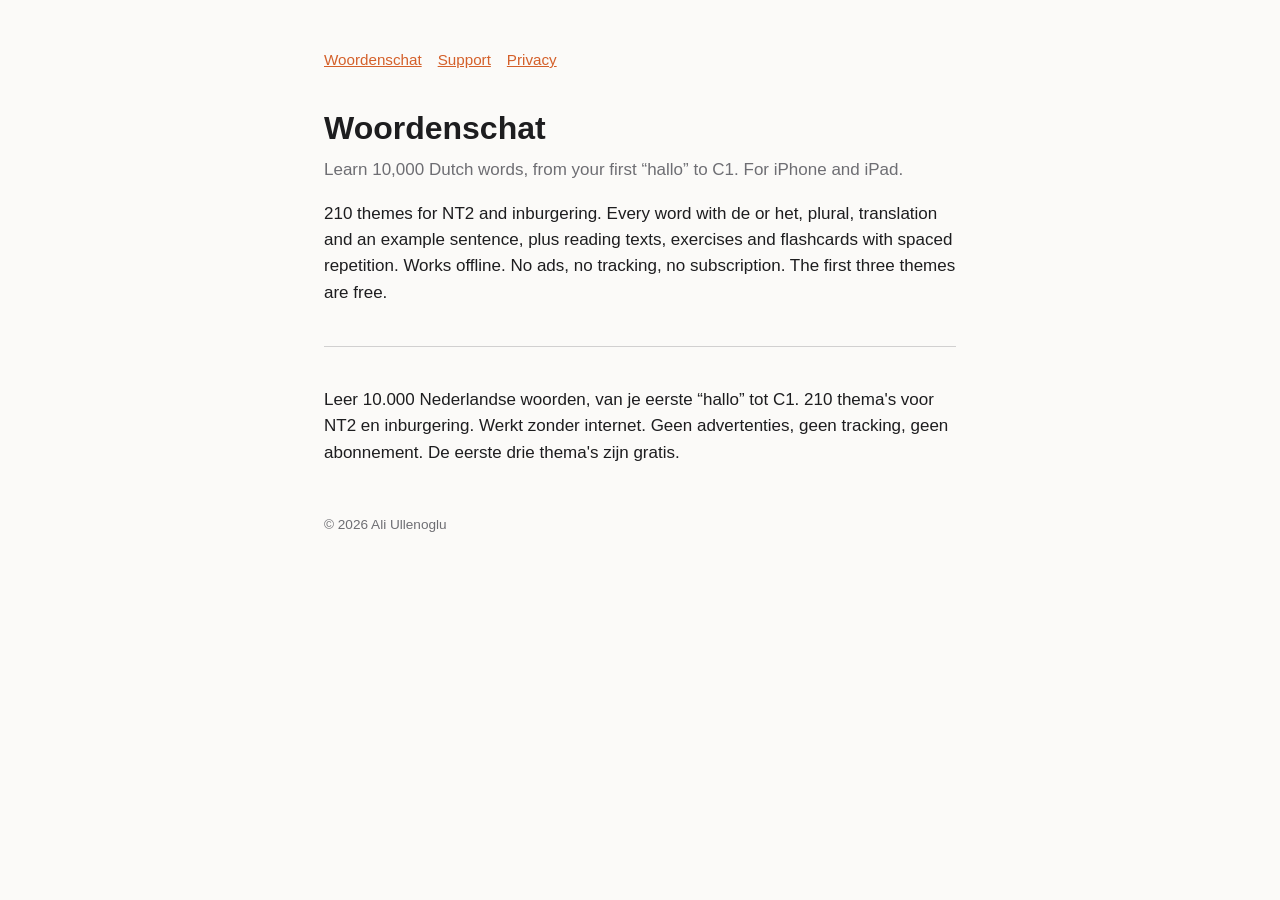
<file: index.html>
<!DOCTYPE html>
<html lang="en">
<head><meta charset="utf-8"><meta name="viewport" content="width=device-width, initial-scale=1">
<title>Woordenschat: Dutch Vocabulary</title><link rel="stylesheet" href="style.css"></head>
<body><main>
<nav><a href="./">Woordenschat</a><a href="support/">Support</a><a href="privacy/">Privacy</a></nav>
<h1>Woordenschat</h1>
<p class="lead">Learn 10,000 Dutch words, from your first “hallo” to C1. For iPhone and iPad.</p>
<p>210 themes for NT2 and inburgering. Every word with de or het, plural, translation and an example sentence, plus reading texts, exercises and flashcards with spaced repetition. Works offline. No ads, no tracking, no subscription. The first three themes are free.</p>
<hr>
<p lang="nl">Leer 10.000 Nederlandse woorden, van je eerste “hallo” tot C1. 210 thema's voor NT2 en inburgering. Werkt zonder internet. Geen advertenties, geen tracking, geen abonnement. De eerste drie thema's zijn gratis.</p>
<footer>© 2026 Ali Ullenoglu</footer>
</main></body></html>
</file>
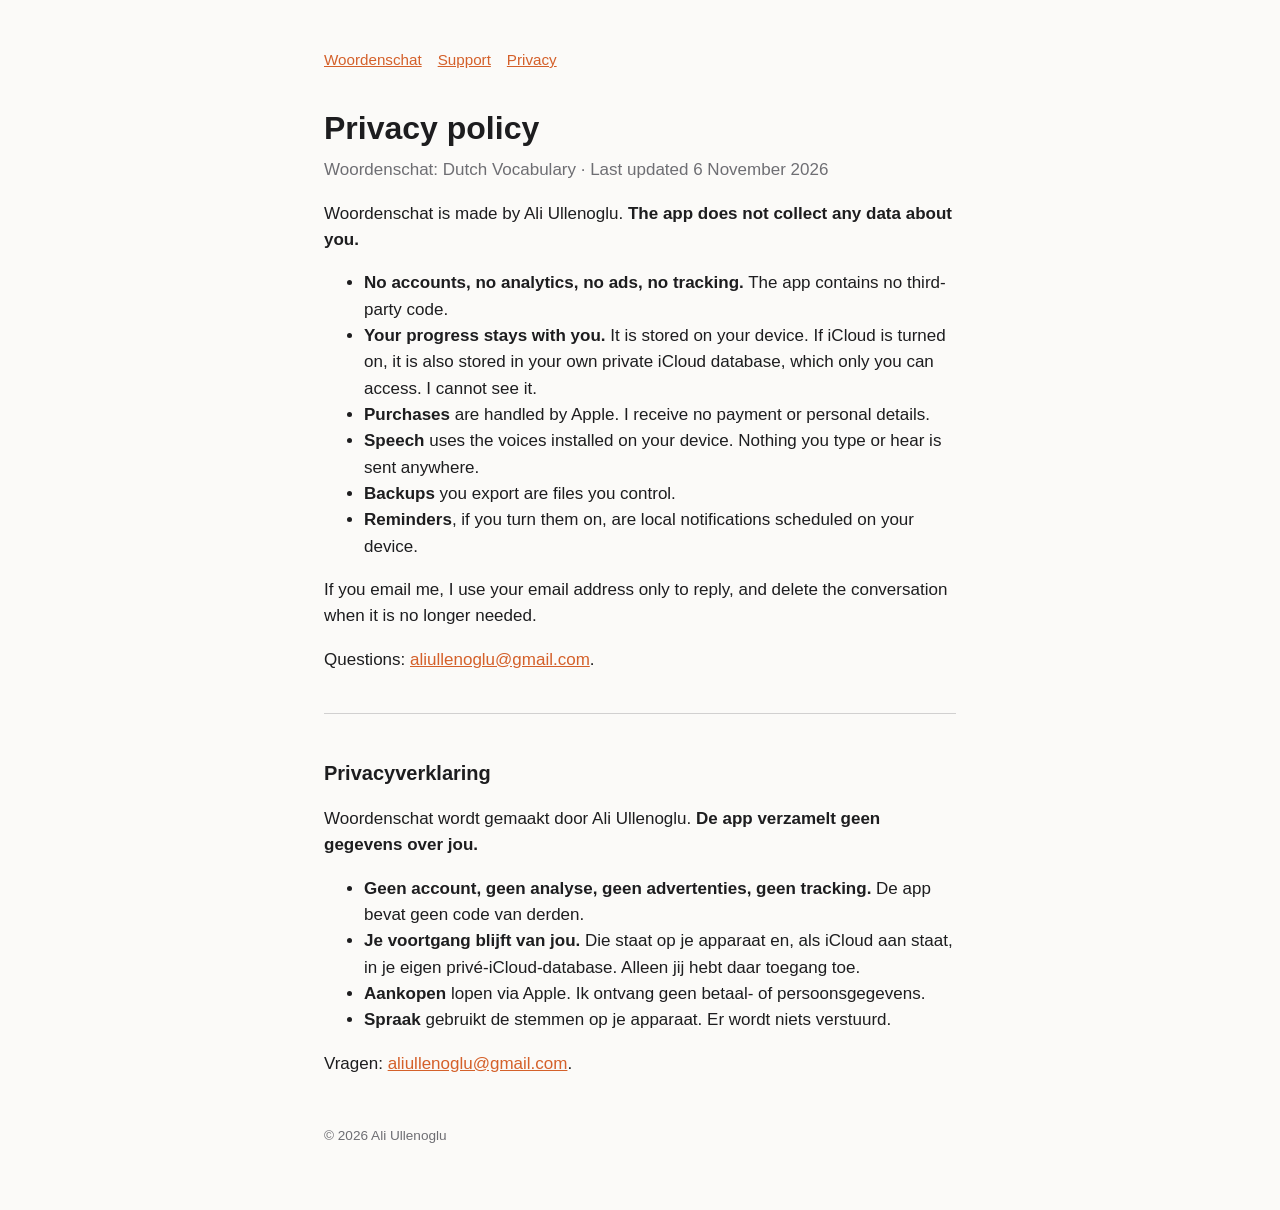
<file: privacy/index.html>
<!DOCTYPE html>
<html lang="en">
<head><meta charset="utf-8"><meta name="viewport" content="width=device-width, initial-scale=1">
<title>Privacy policy – Woordenschat</title><link rel="stylesheet" href="../style.css"></head>
<body><main>
<nav><a href="../">Woordenschat</a><a href="../support/">Support</a><a href="../privacy/">Privacy</a></nav>
<h1>Privacy policy</h1>
<p class="lead">Woordenschat: Dutch Vocabulary · Last updated 6 November 2026</p>
<p>Woordenschat is made by Ali Ullenoglu. <b>The app does not collect any data about you.</b></p>
<ul>
<li><b>No accounts, no analytics, no ads, no tracking.</b> The app contains no third-party code.</li>
<li><b>Your progress stays with you.</b> It is stored on your device. If iCloud is turned on, it is also stored in your own private iCloud database, which only you can access. I cannot see it.</li>
<li><b>Purchases</b> are handled by Apple. I receive no payment or personal details.</li>
<li><b>Speech</b> uses the voices installed on your device. Nothing you type or hear is sent anywhere.</li>
<li><b>Backups</b> you export are files you control.</li>
<li><b>Reminders</b>, if you turn them on, are local notifications scheduled on your device.</li>
</ul>
<p>If you email me, I use your email address only to reply, and delete the conversation when it is no longer needed.</p>
<p>Questions: <a href="mailto:aliullenoglu@gmail.com?subject=Woordenschat%20privacy">aliullenoglu@gmail.com</a>.</p>

<hr>
<div lang="nl">
<h2>Privacyverklaring</h2>
<p>Woordenschat wordt gemaakt door Ali Ullenoglu. <b>De app verzamelt geen gegevens over jou.</b></p>
<ul>
<li><b>Geen account, geen analyse, geen advertenties, geen tracking.</b> De app bevat geen code van derden.</li>
<li><b>Je voortgang blijft van jou.</b> Die staat op je apparaat en, als iCloud aan staat, in je eigen privé-iCloud-database. Alleen jij hebt daar toegang toe.</li>
<li><b>Aankopen</b> lopen via Apple. Ik ontvang geen betaal- of persoonsgegevens.</li>
<li><b>Spraak</b> gebruikt de stemmen op je apparaat. Er wordt niets verstuurd.</li>
</ul>
<p>Vragen: <a href="mailto:aliullenoglu@gmail.com?subject=Woordenschat%20privacy">aliullenoglu@gmail.com</a>.</p>
</div>
<footer>© 2026 Ali Ullenoglu</footer>
</main></body></html>
</file>
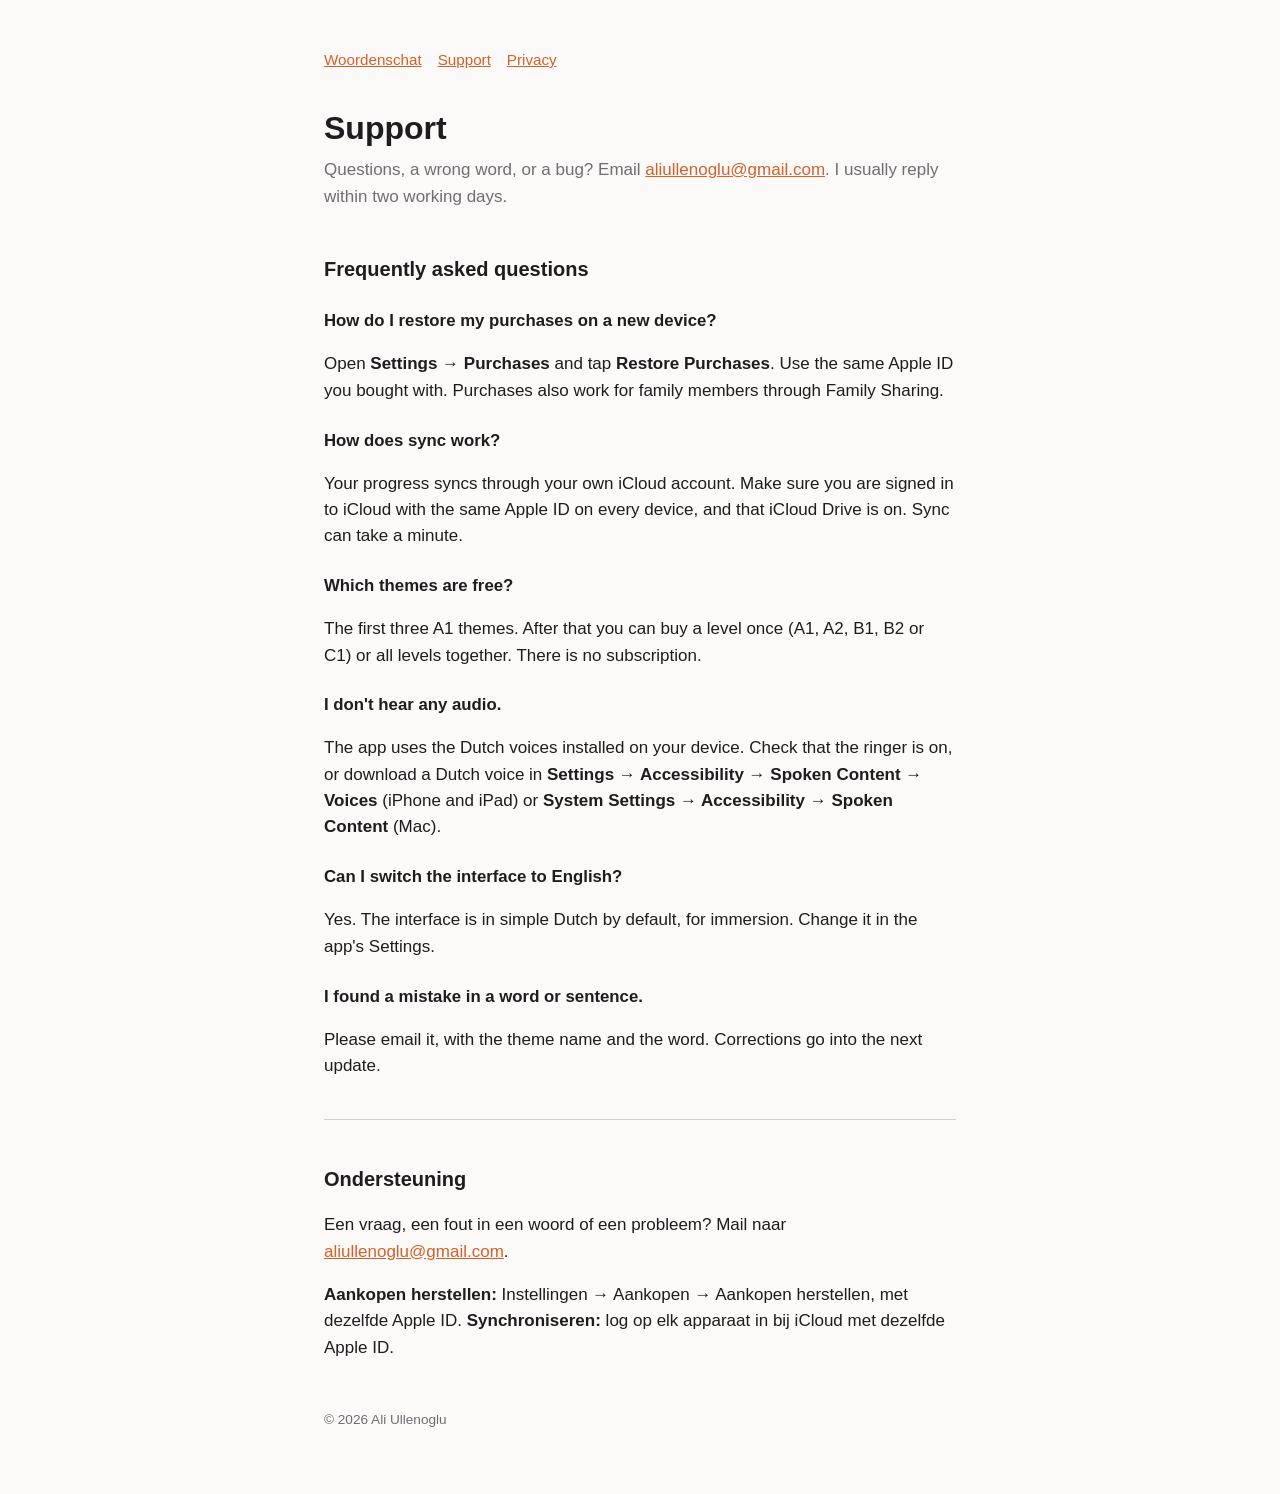
<file: support/index.html>
<!DOCTYPE html>
<html lang="en">
<head><meta charset="utf-8"><meta name="viewport" content="width=device-width, initial-scale=1">
<title>Support – Woordenschat</title><link rel="stylesheet" href="../style.css"></head>
<body><main>
<nav><a href="../">Woordenschat</a><a href="../support/">Support</a><a href="../privacy/">Privacy</a></nav>
<h1>Support</h1>
<p class="lead">Questions, a wrong word, or a bug? Email <a href="mailto:aliullenoglu@gmail.com?subject=Woordenschat">aliullenoglu@gmail.com</a>. I usually reply within two working days.</p>

<h2>Frequently asked questions</h2>
<h3>How do I restore my purchases on a new device?</h3>
<p>Open <b>Settings → Purchases</b> and tap <b>Restore Purchases</b>. Use the same Apple ID you bought with. Purchases also work for family members through Family Sharing.</p>
<h3>How does sync work?</h3>
<p>Your progress syncs through your own iCloud account. Make sure you are signed in to iCloud with the same Apple ID on every device, and that iCloud Drive is on. Sync can take a minute.</p>
<h3>Which themes are free?</h3>
<p>The first three A1 themes. After that you can buy a level once (A1, A2, B1, B2 or C1) or all levels together. There is no subscription.</p>
<h3>I don't hear any audio.</h3>
<p>The app uses the Dutch voices installed on your device. Check that the ringer is on, or download a Dutch voice in <b>Settings → Accessibility → Spoken Content → Voices</b> (iPhone and iPad) or <b>System Settings → Accessibility → Spoken Content</b> (Mac).</p>
<h3>Can I switch the interface to English?</h3>
<p>Yes. The interface is in simple Dutch by default, for immersion. Change it in the app's Settings.</p>
<h3>I found a mistake in a word or sentence.</h3>
<p>Please email it, with the theme name and the word. Corrections go into the next update.</p>

<hr>
<div lang="nl">
<h2>Ondersteuning</h2>
<p>Een vraag, een fout in een woord of een probleem? Mail naar <a href="mailto:aliullenoglu@gmail.com?subject=Woordenschat">aliullenoglu@gmail.com</a>.</p>
<p><b>Aankopen herstellen:</b> Instellingen → Aankopen → Aankopen herstellen, met dezelfde Apple ID. <b>Synchroniseren:</b> log op elk apparaat in bij iCloud met dezelfde Apple ID.</p>
</div>
<footer>© 2026 Ali Ullenoglu</footer>
</main></body></html>
</file>
<file: style.css>
:root { --accent: #d4602a; --text: #1d1d1f; --muted: #6e6e73; --bg: #fbfaf8; }
@media (prefers-color-scheme: dark) { :root { --text: #f5f5f7; --muted: #a1a1a6; --bg: #161514; --accent: #f08a5a; } }
* { box-sizing: border-box; }
body { margin: 0; font: 17px/1.55 -apple-system, BlinkMacSystemFont, "Segoe UI", Helvetica, Arial, sans-serif; color: var(--text); background: var(--bg); }
main { max-width: 680px; margin: 0 auto; padding: 48px 24px 64px; }
h1 { font-size: 2rem; margin: 0 0 4px; }
h2 { font-size: 1.25rem; margin: 2.2em 0 .4em; }
h3 { font-size: 1.05rem; margin: 1.4em 0 .2em; }
p.lead { color: var(--muted); margin-top: 0; }
a { color: var(--accent); }
nav { font-size: .95rem; margin-bottom: 32px; }
nav a { margin-right: 16px; }
hr { border: 0; border-top: 1px solid color-mix(in srgb, var(--muted) 30%, transparent); margin: 40px 0; }
footer { color: var(--muted); font-size: .85rem; margin-top: 48px; }
</file>
